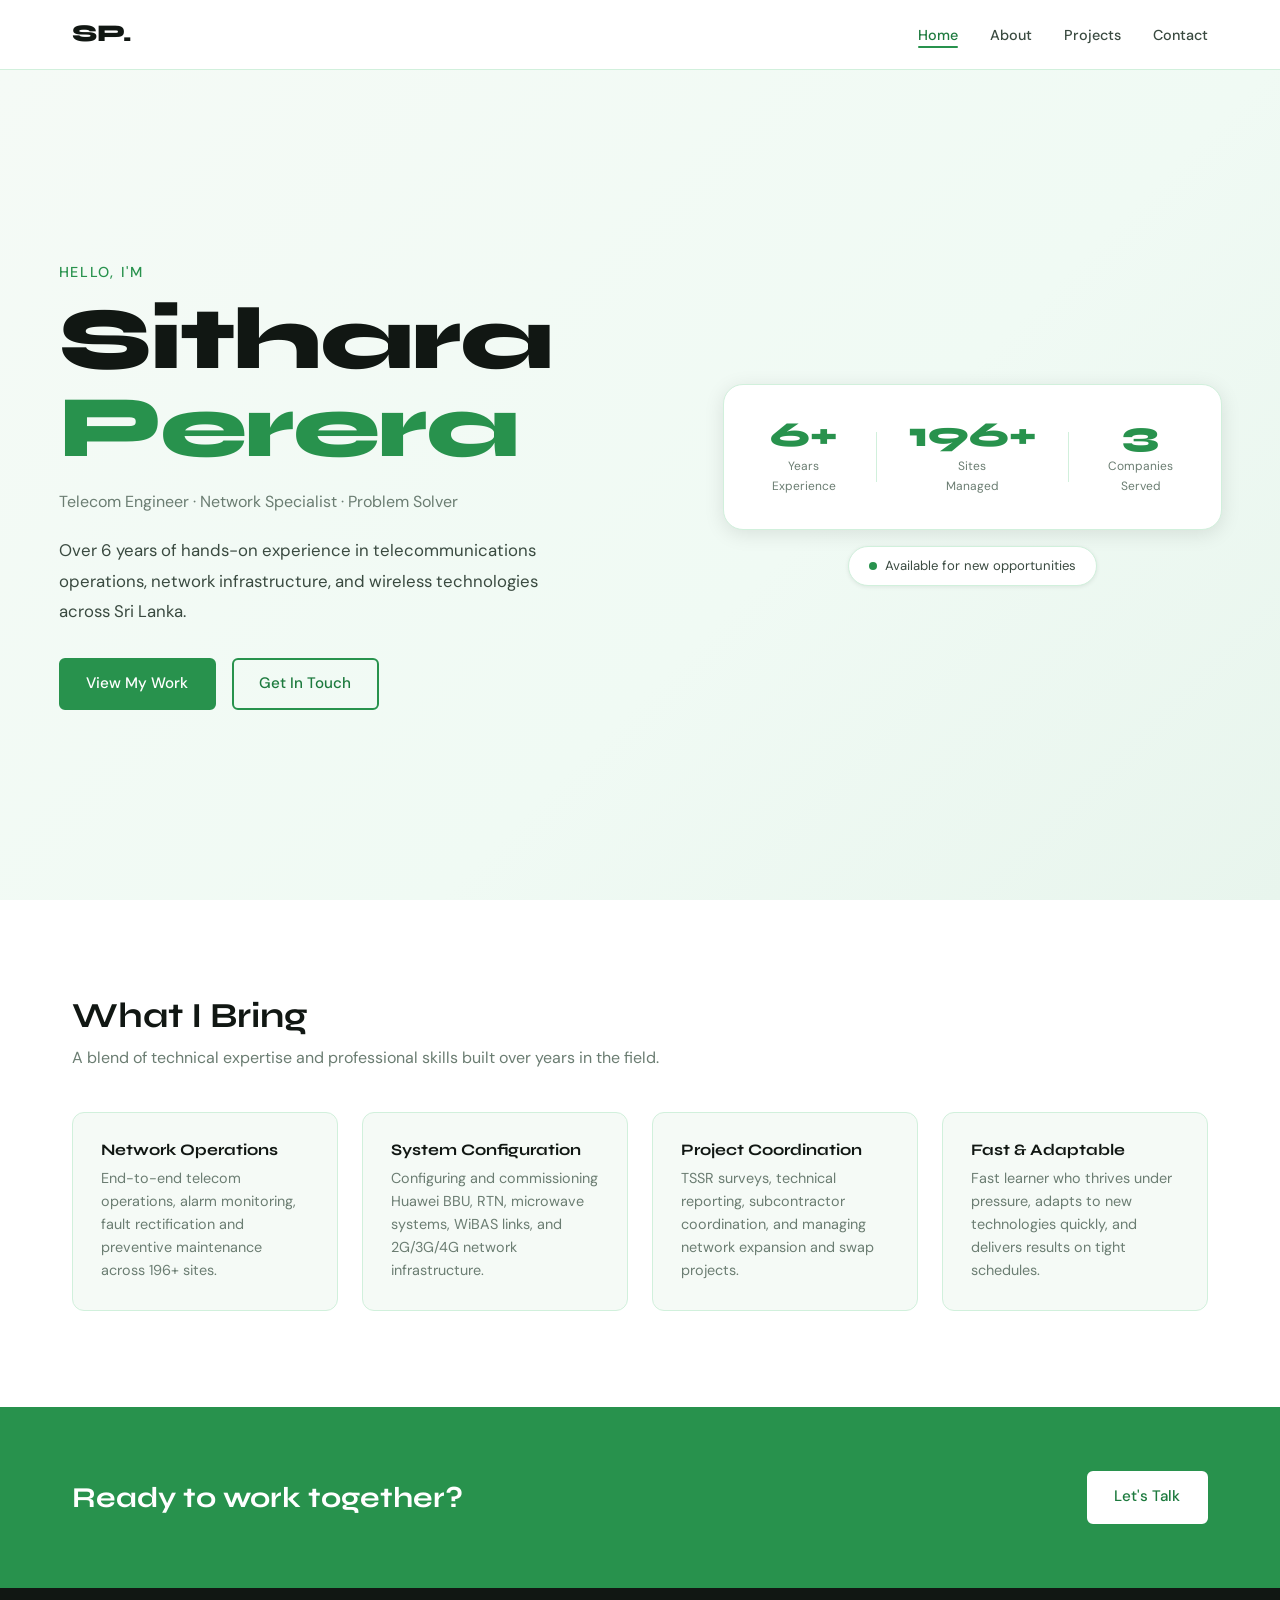
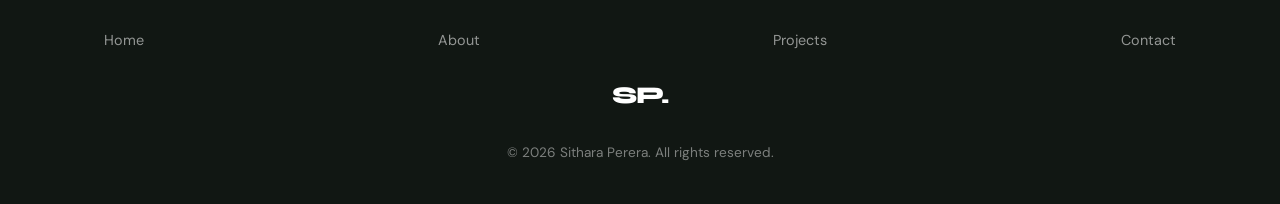
<file: index.html>
<!doctype html>
<html lang="en">
  <head>
    <meta charset="UTF-8" />
    <meta name="viewport" content="width=device-width, initial-scale=1.0" />
    <title>Sithara Perera | Telecom Engineer</title>
    <link rel="stylesheet" href="style.css" />
    <link
      href="https://fonts.googleapis.com/css2?family=Syne:wght@400;600;700;800&family=DM+Sans:wght@300;400;500&display=swap"
      rel="stylesheet"
    />
  </head>

  <body>
    <!-- ========== HEADER : logo and navigation ========== -->
    <header>
      <nav>
        <!-- Logo -->
        <a href="index.html" class="nav-logo">SP.</a>

        <!-- Nav links — "active" marks the current page -->
        <ul class="nav-links">
          <li><a href="index.html" class="nav-link active">Home</a></li>
          <li><a href="about.html" class="nav-link">About</a></li>
          <li><a href="projects.html" class="nav-link">Projects</a></li>
          <li><a href="contact.html" class="nav-link">Contact</a></li>
        </ul>

        <!-- Mobile hamburger button (3 spans = 3 lines of the icon) -->
        <button
          id="hamburger"
          class="hamburger"
          aria-label="Toggle navigation menu"
        >
          <span></span>
          <span></span>
          <span></span>
        </button>
      </nav>
    </header>

    <!-- ====== MAIN : Home page content ====== -->
    <main>
      <!-- ===== SECTION : Hero ===== -->
      <section id="hero" class="hero">
        <!-- Left side — name and description -->
        <div class="hero-content">
          <p class="hero-eyebrow">Hello, I'm</p>
          <h1 class="hero-name">Sithara<br /><span>Perera</span></h1>
          <p class="hero-tagline">
            Telecom Engineer · Network Specialist · Problem Solver
          </p>
          <p class="hero-desc">
            Over 6 years of hands-on experience in telecommunications
            operations, network infrastructure, and wireless technologies across
            Sri Lanka.
          </p>

          <!-- CTA buttons -->
          <div class="hero-cta">
            <a href="projects.html" class="btn btn-primary">View My Work</a>
            <a href="contact.html" class="btn btn-outline">Get In Touch</a>
          </div>
        </div>

        <!-- Right side — stats card -->
        <div class="hero-visual">
          <div class="hero-card">
            <!-- Stat 1 -->
            <div class="stat-item">
              <span class="stat-num">6+</span>
              <span class="stat-label">Years Experience</span>
            </div>

            <div class="stat-divider"></div>

            <!-- Stat 2 -->
            <div class="stat-item">
              <span class="stat-num">196+</span>
              <span class="stat-label">Sites Managed</span>
            </div>

            <div class="stat-divider"></div>

            <!-- Stat 3 -->
            <div class="stat-item">
              <span class="stat-num">3</span>
              <span class="stat-label">Companies Served</span>
            </div>
          </div>

          <!-- Availability badge -->
          <div class="hero-badge">
            <span class="badge-dot"></span>
            Available for new opportunities
          </div>
        </div>
      </section>

      <!-- ===== SECTION : Skills Snapshot ===== -->
      <section id="skills" class="skills-snapshot">
        <div class="section-inner">
          <h2 class="section-title">What I Bring</h2>
          <p class="section-sub">
            A blend of technical expertise and professional skills built over
            years in the field.
          </p>

          <!-- 4 skill cards -->
          <div class="skills-grid">
            <!-- Skill card 1 -->
            <div class="skill-card">
              <h3>Network Operations</h3>
              <p>
                End-to-end telecom operations, alarm monitoring, fault
                rectification and preventive maintenance across 196+ sites.
              </p>
            </div>

            <!-- Skill card 2 -->
            <div class="skill-card">
              <h3>System Configuration</h3>
              <p>
                Configuring and commissioning Huawei BBU, RTN, microwave
                systems, WiBAS links, and 2G/3G/4G network infrastructure.
              </p>
            </div>

            <!-- Skill card 3 -->
            <div class="skill-card">
              <h3>Project Coordination</h3>
              <p>
                TSSR surveys, technical reporting, subcontractor coordination,
                and managing network expansion and swap projects.
              </p>
            </div>

            <!-- Skill card 4 -->
            <div class="skill-card">
              <h3>Fast &amp; Adaptable</h3>
              <p>
                Fast learner who thrives under pressure, adapts to new
                technologies quickly, and delivers results on tight schedules.
              </p>
            </div>
          </div>
        </div>
      </section>

      <!-- ===== SECTION : CTA Strip ===== -->
      <section id="cta" class="cta-strip">
        <div class="section-inner cta-inner">
          <h2>Ready to work together?</h2>
          <a href="contact.html" class="btn btn-primary">Let's Talk</a>
        </div>
      </section>
    </main>

    <!-- ========== FOOTER : copyright and footer navigation ========== -->
    <footer class="site-footer">
      <div class="footer-inner">
        <!-- Footer logo -->
        <span class="footer-logo">SP.</span>

        <!-- Copyright -->
        <p class="footer-copy">
          &copy; 2026 Sithara Perera. All rights reserved.
        </p>

        <!-- Footer nav -->
        <nav class="footer-nav" aria-label="Footer navigation">
          <a href="index.html">Home</a>
          <a href="about.html">About</a>
          <a href="projects.html">Projects</a>
          <a href="contact.html">Contact</a>
        </nav>
      </div>
    </footer>

    <script src="script.js"></script>
  </body>
</html>
</file>
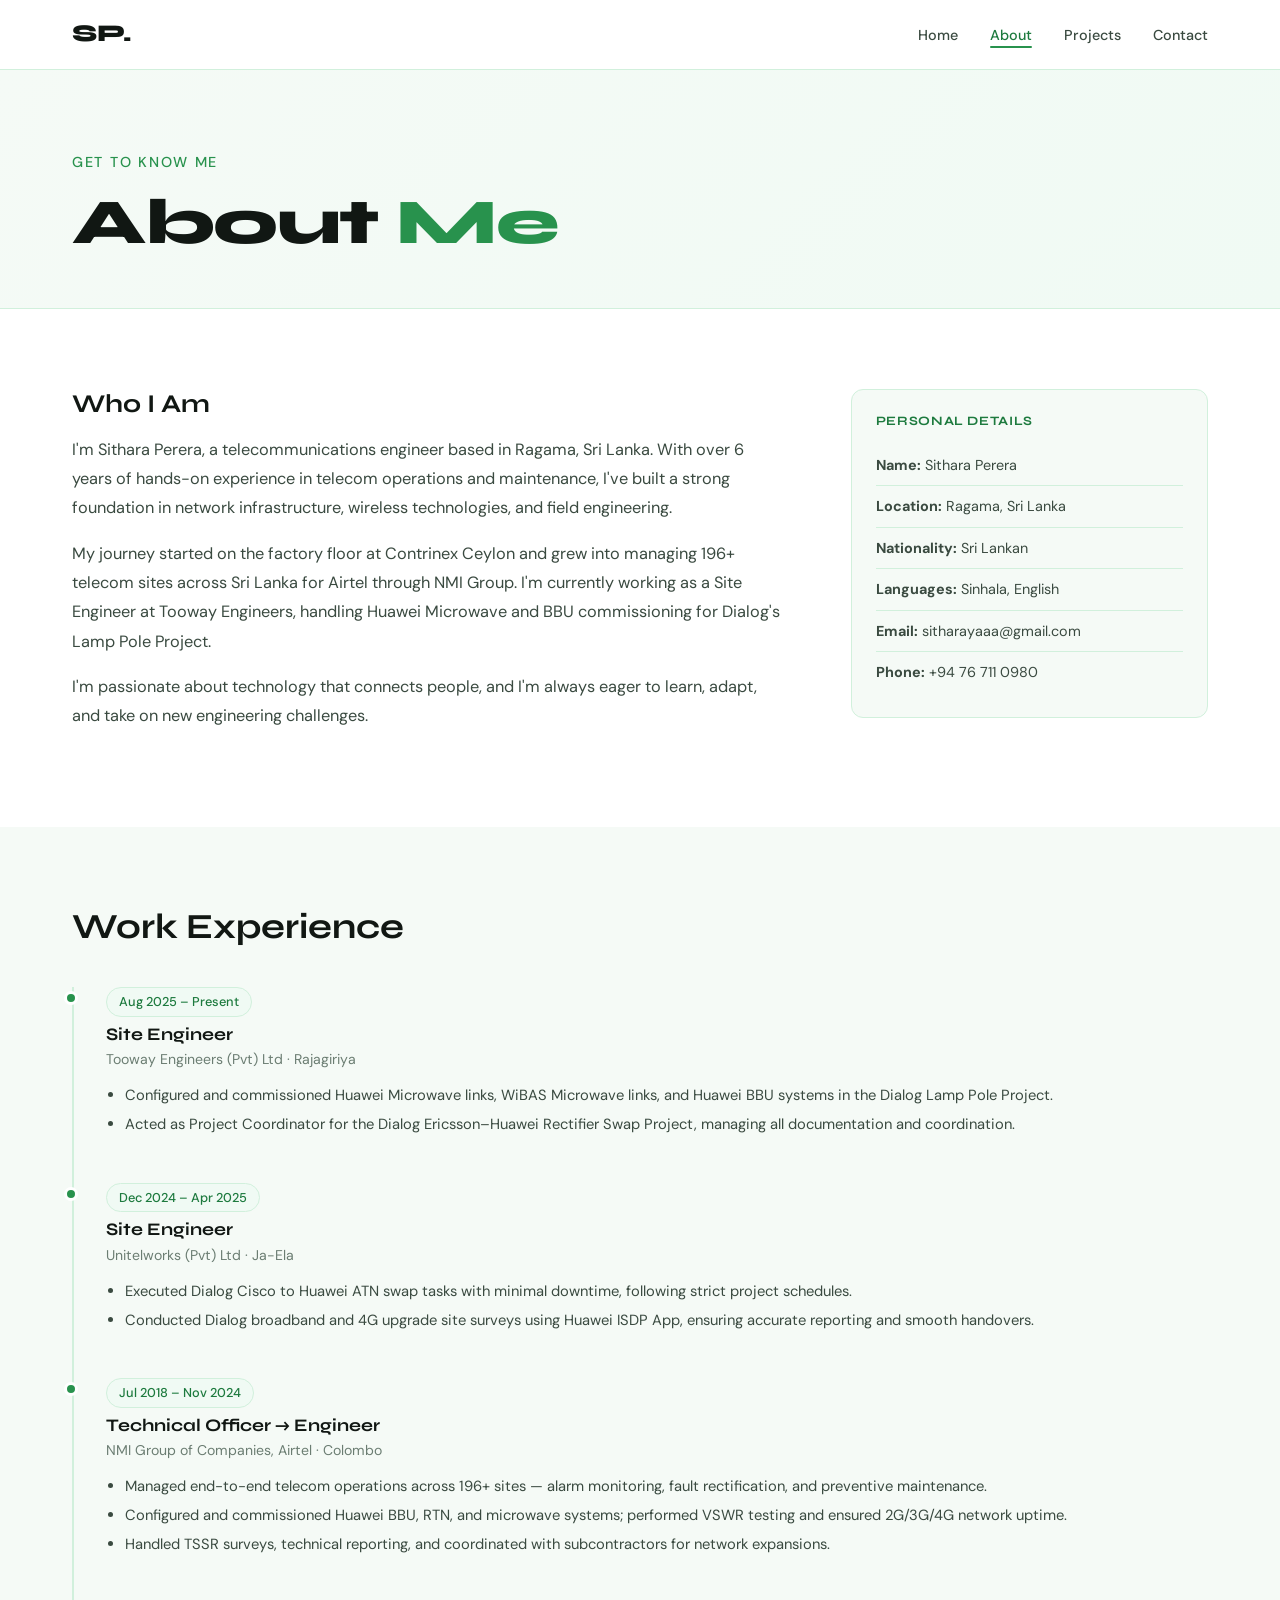
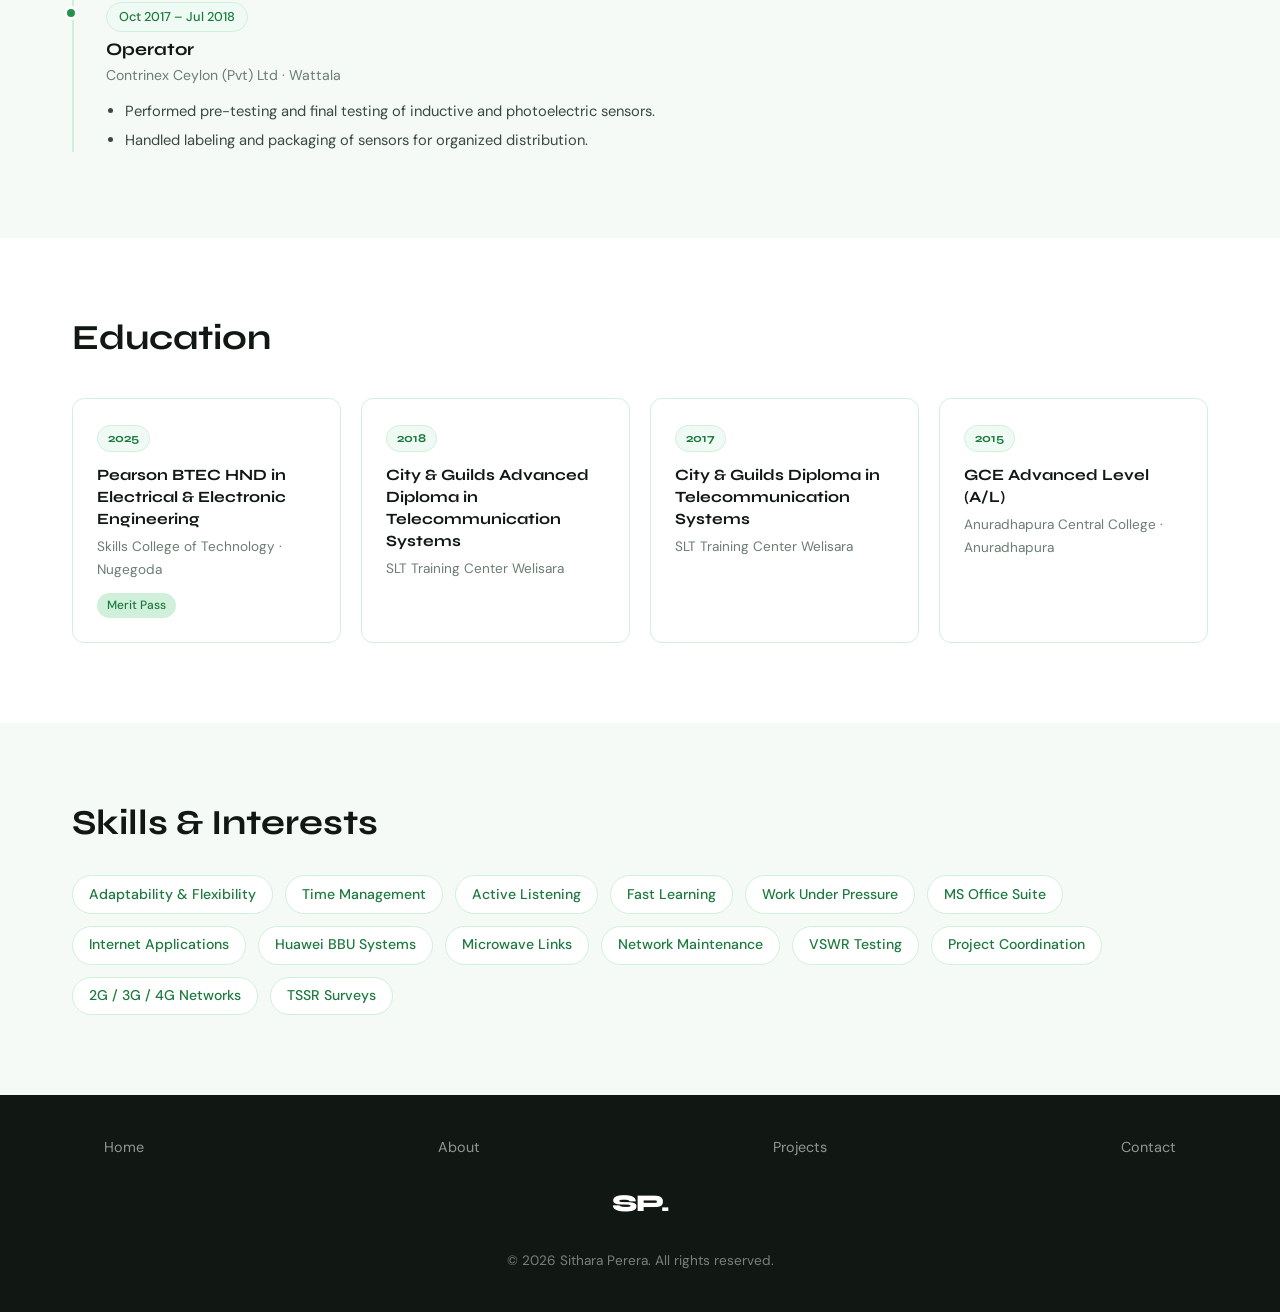
<file: about.html>
<!doctype html>
<html lang="en">
  <head>
    <meta charset="UTF-8" />
    <meta name="viewport" content="width=device-width, initial-scale=1.0" />
    <title>About | Sithara Perera</title>
    <link rel="stylesheet" href="style.css" />
    <link
      href="https://fonts.googleapis.com/css2?family=Syne:wght@400;600;700;800&family=DM+Sans:wght@300;400;500&display=swap"
      rel="stylesheet"
    />
  </head>

  <body>
    <!-- ========== HEADER : logo and navigation ========== -->
    <header>
      <nav>
        <!-- Logo -->
        <a href="index.html" class="nav-logo">SP.</a>

        <!-- Nav links — "active" is on About this time -->
        <ul class="nav-links">
          <li><a href="index.html" class="nav-link">Home</a></li>
          <li><a href="about.html" class="nav-link active">About</a></li>
          <li><a href="projects.html" class="nav-link">Projects</a></li>
          <li><a href="contact.html" class="nav-link">Contact</a></li>
        </ul>

        <!-- Mobile hamburger button -->
        <button
          id="hamburger"
          class="hamburger"
          aria-label="Toggle navigation menu"
        >
          <span></span>
          <span></span>
          <span></span>
        </button>
      </nav>
    </header>

    <!-- ========== MAIN : About page content ========== -->
    <main>
      <!-- ===== SECTION : Page Hero ===== -->
      <section id="page-hero" class="page-hero">
        <div class="section-inner">
          <p class="hero-eyebrow">Get to know me</p>
          <h1 class="page-title">About <span>Me</span></h1>
        </div>
      </section>

      <!-- ===== SECTION : Biography ===== -->
      <section id="bio" class="about-bio">
        <div class="section-inner about-grid">
          <!-- Bio text on the left -->
          <div class="about-text">
            <h2>Who I Am</h2>
            <p>
              I'm Sithara Perera, a telecommunications engineer based in Ragama,
              Sri Lanka. With over 6 years of hands-on experience in telecom
              operations and maintenance, I've built a strong foundation in
              network infrastructure, wireless technologies, and field
              engineering.
            </p>
            <p>
              My journey started on the factory floor at Contrinex Ceylon and
              grew into managing 196+ telecom sites across Sri Lanka for Airtel
              through NMI Group. I'm currently working as a Site Engineer at
              Tooway Engineers, handling Huawei Microwave and BBU commissioning
              for Dialog's Lamp Pole Project.
            </p>
            <p>
              I'm passionate about technology that connects people, and I'm
              always eager to learn, adapt, and take on new engineering
              challenges.
            </p>
          </div>

          <!-- Personal details card on the right -->
          <div class="about-details">
            <div class="detail-card">
              <h3>Personal Details</h3>
              <ul>
                <li><strong>Name:</strong> Sithara Perera</li>
                <li><strong>Location:</strong> Ragama, Sri Lanka</li>
                <li><strong>Nationality:</strong> Sri Lankan</li>
                <li><strong>Languages:</strong> Sinhala, English</li>
                <li><strong>Email:</strong> sitharayaaa@gmail.com</li>
                <li><strong>Phone:</strong> +94 76 711 0980</li>
              </ul>
            </div>
          </div>
        </div>
      </section>

      <!-- ===== SECTION : Work Experience ===== -->
      <section id="experience" class="experience">
        <div class="section-inner">
          <h2 class="section-title">Work Experience</h2>

          <div class="timeline">
            <!-- Job 1 — most recent -->
            <article>
              <span>Aug 2025 – Present</span>
              <h3>Site Engineer</h3>
              <p>Tooway Engineers (Pvt) Ltd · Rajagiriya</p>
              <ul>
                <li>
                  Configured and commissioned Huawei Microwave links, WiBAS
                  Microwave links, and Huawei BBU systems in the Dialog Lamp
                  Pole Project.
                </li>
                <li>
                  Acted as Project Coordinator for the Dialog Ericsson–Huawei
                  Rectifier Swap Project, managing all documentation and
                  coordination.
                </li>
              </ul>
            </article>

            <!-- Job 2 -->
            <article>
              <span>Dec 2024 – Apr 2025</span>
              <h3>Site Engineer</h3>
              <p>Unitelworks (Pvt) Ltd · Ja-Ela</p>
              <ul>
                <li>
                  Executed Dialog Cisco to Huawei ATN swap tasks with minimal
                  downtime, following strict project schedules.
                </li>
                <li>
                  Conducted Dialog broadband and 4G upgrade site surveys using
                  Huawei ISDP App, ensuring accurate reporting and smooth
                  handovers.
                </li>
              </ul>
            </article>

            <!-- Job 3 -->
            <article>
              <span>Jul 2018 – Nov 2024</span>
              <h3>Technical Officer → Engineer</h3>
              <p>NMI Group of Companies, Airtel · Colombo</p>
              <ul>
                <li>
                  Managed end-to-end telecom operations across 196+ sites —
                  alarm monitoring, fault rectification, and preventive
                  maintenance.
                </li>
                <li>
                  Configured and commissioned Huawei BBU, RTN, and microwave
                  systems; performed VSWR testing and ensured 2G/3G/4G network
                  uptime.
                </li>
                <li>
                  Handled TSSR surveys, technical reporting, and coordinated
                  with subcontractors for network expansions.
                </li>
              </ul>
            </article>

            <!-- Job 4 — earliest -->
            <article>
              <span>Oct 2017 – Jul 2018</span>
              <h3>Operator</h3>
              <p>Contrinex Ceylon (Pvt) Ltd · Wattala</p>
              <ul>
                <li>
                  Performed pre-testing and final testing of inductive and
                  photoelectric sensors.
                </li>
                <li>
                  Handled labeling and packaging of sensors for organized
                  distribution.
                </li>
              </ul>
            </article>
          </div>
        </div>
      </section>

      <!-- ===== SECTION : Education ===== -->
      <section id="education" class="education">
        <div class="section-inner">
          <h2 class="section-title">Education</h2>

          <div class="edu-grid">
            <!-- Education 1 -->
            <div class="edu-card">
              <span class="edu-year">2025</span>
              <h3>
                Pearson BTEC HND in Electrical &amp; Electronic Engineering
              </h3>
              <p>Skills College of Technology · Nugegoda</p>
              <span class="edu-badge">Merit Pass</span>
            </div>

            <!-- Education 2 -->
            <div class="edu-card">
              <span class="edu-year">2018</span>
              <h3>
                City &amp; Guilds Advanced Diploma in Telecommunication Systems
              </h3>
              <p>SLT Training Center Welisara</p>
            </div>

            <!-- Education 3 -->
            <div class="edu-card">
              <span class="edu-year">2017</span>
              <h3>City &amp; Guilds Diploma in Telecommunication Systems</h3>
              <p>SLT Training Center Welisara</p>
            </div>

            <!-- Education 4 -->
            <div class="edu-card">
              <span class="edu-year">2015</span>
              <h3>GCE Advanced Level (A/L)</h3>
              <p>Anuradhapura Central College · Anuradhapura</p>
            </div>
          </div>
        </div>
      </section>

      <!-- ===== SECTION : Skills and Interests ===== -->
      <section id="interests" class="interests">
        <div class="section-inner">
          <h2 class="section-title">Skills &amp; Interests</h2>

          <ul class="tags-group">
            <li>Adaptability &amp; Flexibility</li>
            <li>Time Management</li>
            <li>Active Listening</li>
            <li>Fast Learning</li>
            <li>Work Under Pressure</li>
            <li>MS Office Suite</li>
            <li>Internet Applications</li>
            <li>Huawei BBU Systems</li>
            <li>Microwave Links</li>
            <li>Network Maintenance</li>
            <li>VSWR Testing</li>
            <li>Project Coordination</li>
            <li>2G / 3G / 4G Networks</li>
            <li>TSSR Surveys</li>
          </ul>
        </div>
      </section>
    </main>

    <!-- ========== FOOTER : copyright and footer navigation ========== -->
    <footer class="site-footer">
      <div class="footer-inner">
        <!-- Footer logo -->
        <span class="footer-logo">SP.</span>

        <!-- Copyright -->
        <p class="footer-copy">
          &copy; 2026 Sithara Perera. All rights reserved.
        </p>

        <!-- Footer nav -->
        <nav class="footer-nav" aria-label="Footer navigation">
          <a href="index.html">Home</a>
          <a href="about.html">About</a>
          <a href="projects.html">Projects</a>
          <a href="contact.html">Contact</a>
        </nav>
      </div>
    </footer>

    <script src="script.js"></script>
  </body>
</html>
</file>
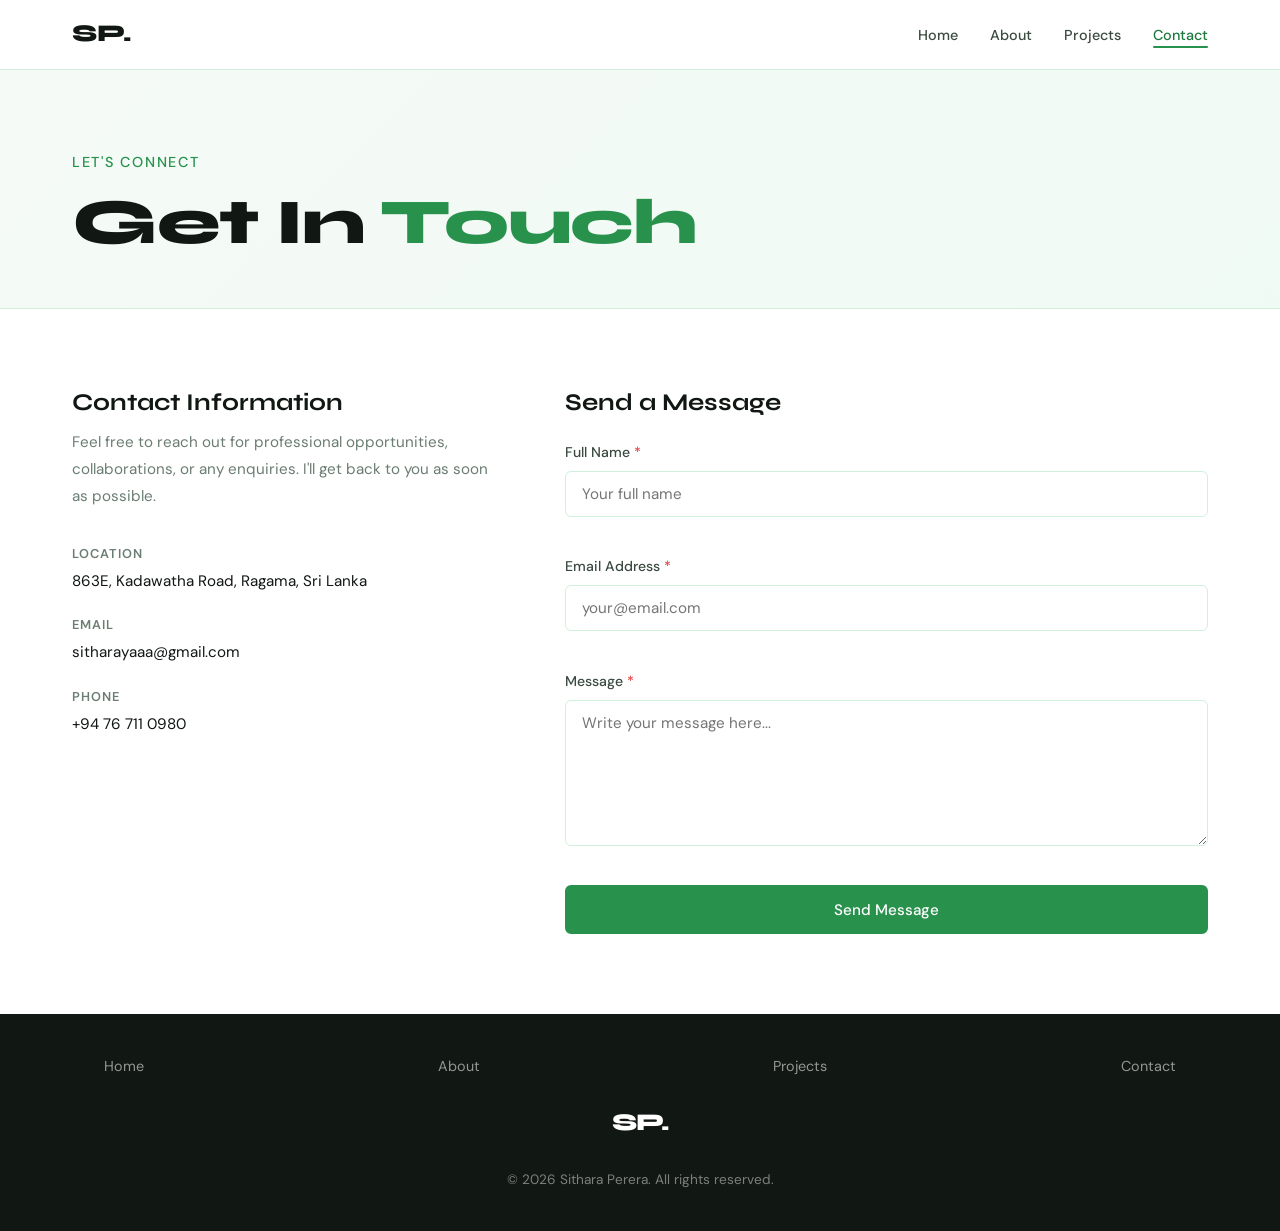
<file: contact.html>
<!doctype html>
<html lang="en">
  <head>
    <meta charset="UTF-8" />
    <meta name="viewport" content="width=device-width, initial-scale=1.0" />
    <title>Contact | Sithara Perera</title>
    <link rel="stylesheet" href="style.css" />
    <link
      href="https://fonts.googleapis.com/css2?family=Syne:wght@400;600;700;800&family=DM+Sans:wght@300;400;500&display=swap"
      rel="stylesheet"
    />
  </head>

  <body>
    <!-- ========== HEADER : logo and navigation ========== -->
    <header>
      <nav>
        <!-- Logo -->
        <a href="index.html" class="nav-logo">SP.</a>

        <!-- Nav links — "active" is on About this time -->
        <ul class="nav-links">
          <li><a href="index.html" class="nav-link">Home</a></li>
          <li><a href="about.html" class="nav-link">About</a></li>
          <li><a href="projects.html" class="nav-link">Projects</a></li>
          <li><a href="contact.html" class="nav-link active">Contact</a></li>
        </ul>

        <!-- Mobile hamburger button -->
        <button
          id="hamburger"
          class="hamburger"
          aria-label="Toggle navigation menu"
        >
          <span></span>
          <span></span>
          <span></span>
        </button>
      </nav>
    </header>

    <!-- ========== MAIN : Contact page content ========== -->
    <main>
      <!-- ===== SECTION : Page Hero ===== -->
      <section id="page-hero" class="page-hero">
        <div class="section-inner">
          <p class="hero-eyebrow">Let's connect</p>
          <h1 class="page-title">Get In <span>Touch</span></h1>
        </div>
      </section>

      <!-- ===== SECTION : Contact Content ===== -->
      <section id="contact" class="contact-section">
        <div class="section-inner contact-grid">
          <!-- Contact Information -->
          <div class="contact-info">
            <h2>Contact Information</h2>
            <p>
              Feel free to reach out for professional opportunities,
              collaborations, or any enquiries. I'll get back to you as soon as
              possible.
            </p>

            <ul>
              <li>
                <strong>Location</strong>
                <span>863E, Kadawatha Road, Ragama, Sri Lanka</span>
              </li>
              <li>
                <strong>Email</strong>
                <span>sitharayaaa@gmail.com</span>
              </li>
              <li>
                <strong>Phone</strong>
                <span>+94 76 711 0980</span>
              </li>
            </ul>
          </div>

          <!-- Contact Form -->
          <div class="contact-form-wrap">
            <h2>Send a Message</h2>

            <!-- Success message -->
            <div id="form-success" class="form-success" hidden>
              Thank you! Your message has been sent successfully.
            </div>

            <!-- Form -->
            <form id="contact-form" novalidate>
              <!-- Name field -->
              <div class="form-group">
                <label for="name">Full Name <span>*</span></label>
                <input
                  type="text"
                  id="name"
                  name="name"
                  placeholder="Your full name"
                  autocomplete="name"
                  required
                />
                <span id="name-error" class="error-msg" role="alert"></span>
              </div>

              <!-- Email field -->
              <div class="form-group">
                <label for="email">Email Address <span>*</span></label>
                <input
                  type="email"
                  id="email"
                  name="email"
                  placeholder="your@email.com"
                  autocomplete="email"
                  required
                />
                <span id="email-error" class="error-msg" role="alert"></span>
              </div>

              <!-- Message field -->
              <div class="form-group">
                <label for="message">Message <span>*</span></label>
                <textarea
                  id="message"
                  name="message"
                  rows="6"
                  placeholder="Write your message here..."
                  required
                ></textarea>
                <span id="message-error" class="error-msg" role="alert"></span>
              </div>

              <!-- Submit button -->
              <button type="submit">Send Message</button>
            </form>
          </div>
        </div>
      </section>
    </main>

    <!-- ========== FOOTER : copyright and footer navigation ========== -->
    <footer class="site-footer">
      <div class="footer-inner">
        <!-- Footer logo -->
        <span class="footer-logo">SP.</span>

        <!-- Copyright -->
        <p class="footer-copy">
          &copy; 2026 Sithara Perera. All rights reserved.
        </p>

        <!-- Footer nav -->
        <nav class="footer-nav" aria-label="Footer navigation">
          <a href="index.html">Home</a>
          <a href="about.html">About</a>
          <a href="projects.html">Projects</a>
          <a href="contact.html">Contact</a>
        </nav>
      </div>
    </footer>

    <script src="script.js"></script>
  </body>
</html>
</file>
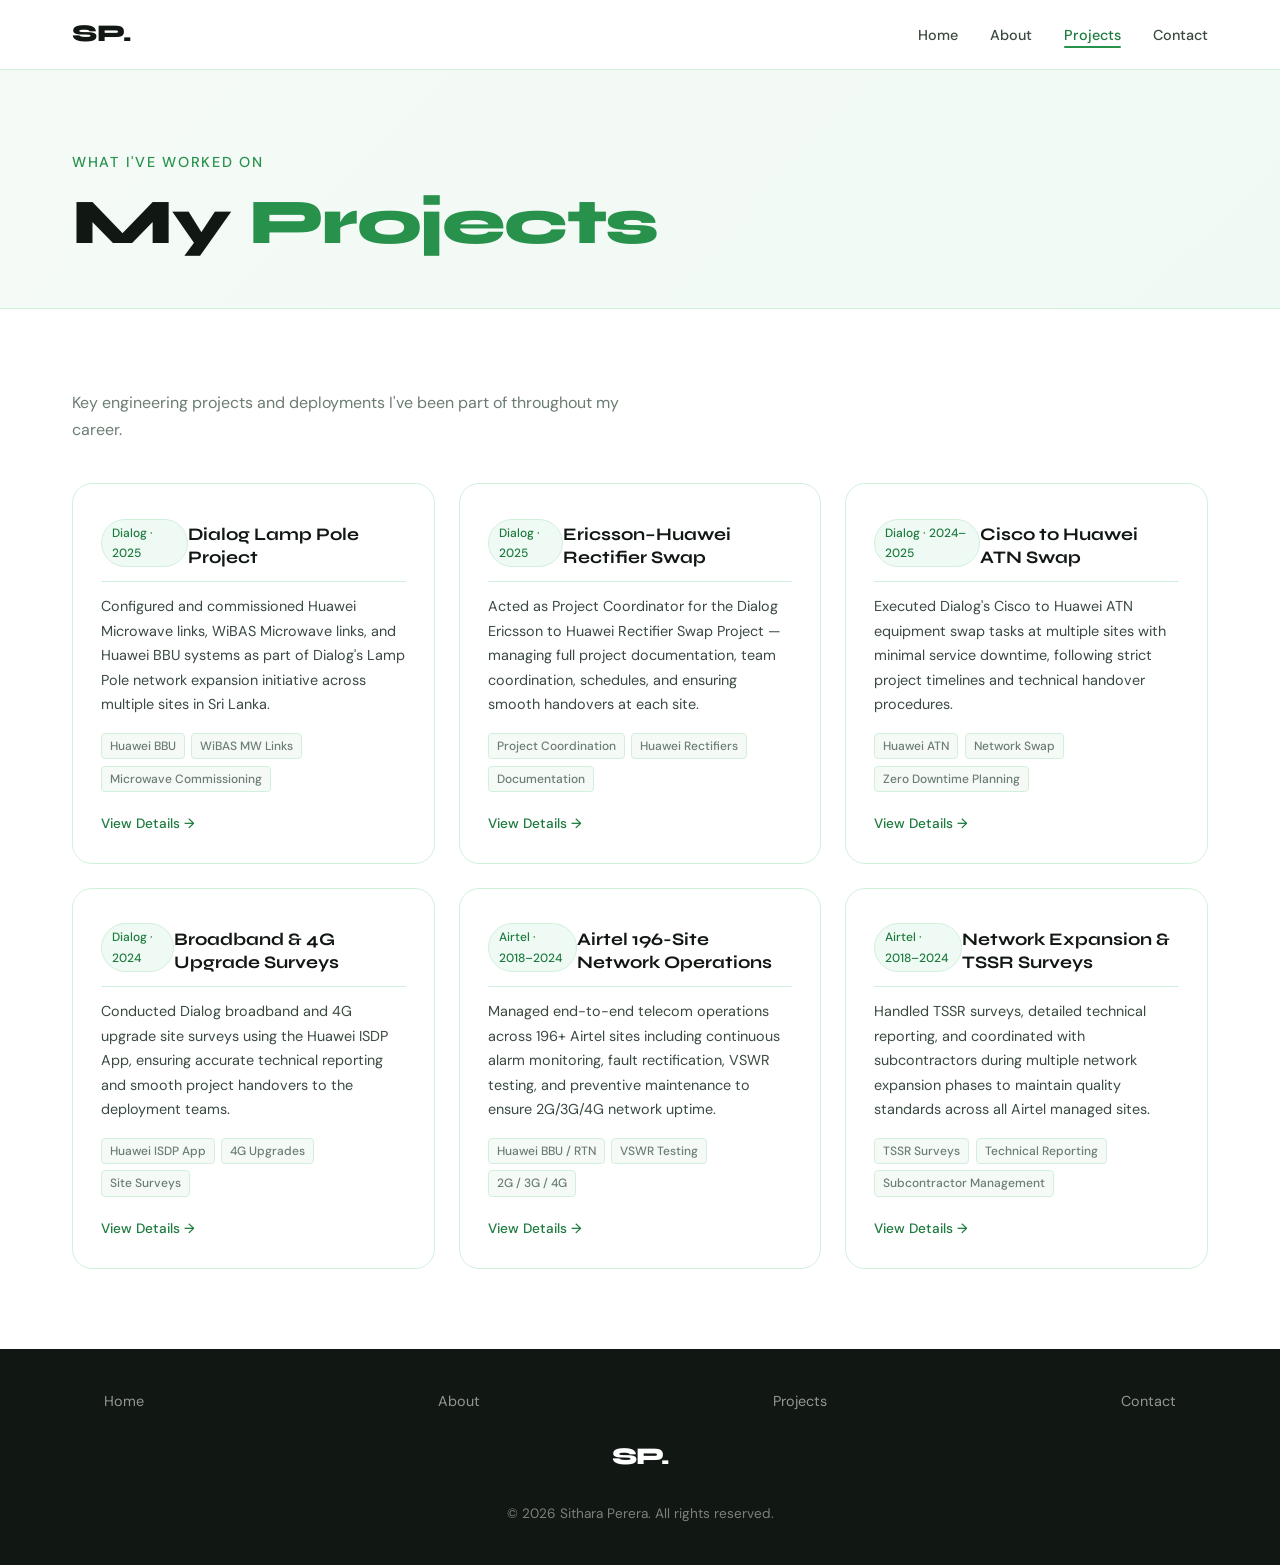
<file: projects.html>
<!doctype html>
<html lang="en">
  <head>
    <meta charset="UTF-8" />
    <meta name="viewport" content="width=device-width, initial-scale=1.0" />
    <title>Projects | Sithara Perera</title>
    <link rel="stylesheet" href="style.css" />
    <link
      href="https://fonts.googleapis.com/css2?family=Syne:wght@400;600;700;800&family=DM+Sans:wght@300;400;500&display=swap"
      rel="stylesheet"
    />
  </head>

  <body>
    <!-- ========== HEADER : logo and navigation ========== -->
    <header>
      <nav>
        <!-- Logo -->
        <a href="index.html" class="nav-logo">SP.</a>

        <!-- Nav links — "active" is on About this time -->
        <ul class="nav-links">
          <li><a href="index.html" class="nav-link">Home</a></li>
          <li><a href="about.html" class="nav-link">About</a></li>
          <li><a href="projects.html" class="nav-link active">Projects</a></li>
          <li><a href="contact.html" class="nav-link">Contact</a></li>
        </ul>

        <!-- Mobile hamburger button -->
        <button
          id="hamburger"
          class="hamburger"
          aria-label="Toggle navigation menu"
        >
          <span></span>
          <span></span>
          <span></span>
        </button>
      </nav>
    </header>

    <!-- ========== MAIN : Projects page content ========== -->
    <main>
      <!-- ===== SECTION : Page Hero ===== -->
      <section id="page-hero" class="page-hero">
        <div class="section-inner">
          <p class="hero-eyebrow">What I've worked on</p>
          <h1 class="page-title">My <span>Projects</span></h1>
        </div>
      </section>

      <!-- ===== SECTION : Projects ===== -->
      <section id="projects" class="projects-section">
        <div class="section-inner">
          <p class="section-sub">
            Key engineering projects and deployments I've been part of
            throughout my career.
          </p>

          <!-- Project cards — Flexbox row layout -->
          <div class="projects-grid">
            <!-- Project Card 1 -->
            <article class="project-card">
              <header>
                <span class="project-tag">Dialog · 2025</span>
                <h3>Dialog Lamp Pole Project</h3>
              </header>
              <p>
                Configured and commissioned Huawei Microwave links, WiBAS
                Microwave links, and Huawei BBU systems as part of Dialog's Lamp
                Pole network expansion initiative across multiple sites in Sri
                Lanka.
              </p>
              <ul class="project-tech">
                <li>Huawei BBU</li>
                <li>WiBAS MW Links</li>
                <li>Microwave Commissioning</li>
              </ul>
              <a href="#" class="project-link">View Details →</a>
            </article>

            <!-- Project Card 2 -->
            <article class="project-card">
              <header>
                <span class="project-tag">Dialog · 2025</span>
                <h3>Ericsson–Huawei Rectifier Swap</h3>
              </header>
              <p>
                Acted as Project Coordinator for the Dialog Ericsson to Huawei
                Rectifier Swap Project — managing full project documentation,
                team coordination, schedules, and ensuring smooth handovers at
                each site.
              </p>
              <ul class="project-tech">
                <li>Project Coordination</li>
                <li>Huawei Rectifiers</li>
                <li>Documentation</li>
              </ul>
              <a href="#" class="project-link">View Details →</a>
            </article>

            <!-- Project Card 3 -->
            <article class="project-card">
              <header>
                <span class="project-tag">Dialog · 2024–2025</span>
                <h3>Cisco to Huawei ATN Swap</h3>
              </header>
              <p>
                Executed Dialog's Cisco to Huawei ATN equipment swap tasks at
                multiple sites with minimal service downtime, following strict
                project timelines and technical handover procedures.
              </p>
              <ul class="project-tech">
                <li>Huawei ATN</li>
                <li>Network Swap</li>
                <li>Zero Downtime Planning</li>
              </ul>
              <a href="#" class="project-link">View Details →</a>
            </article>

            <!-- Project Card 4 -->
            <article class="project-card">
              <header>
                <span class="project-tag">Dialog · 2024</span>
                <h3>Broadband &amp; 4G Upgrade Surveys</h3>
              </header>
              <p>
                Conducted Dialog broadband and 4G upgrade site surveys using the
                Huawei ISDP App, ensuring accurate technical reporting and
                smooth project handovers to the deployment teams.
              </p>
              <ul class="project-tech">
                <li>Huawei ISDP App</li>
                <li>4G Upgrades</li>
                <li>Site Surveys</li>
              </ul>
              <a href="#" class="project-link">View Details →</a>
            </article>

            <!-- Project Card 5 -->
            <article class="project-card">
              <header>
                <span class="project-tag">Airtel · 2018–2024</span>
                <h3>Airtel 196-Site Network Operations</h3>
              </header>
              <p>
                Managed end-to-end telecom operations across 196+ Airtel sites
                including continuous alarm monitoring, fault rectification, VSWR
                testing, and preventive maintenance to ensure 2G/3G/4G network
                uptime.
              </p>
              <ul class="project-tech">
                <li>Huawei BBU / RTN</li>
                <li>VSWR Testing</li>
                <li>2G / 3G / 4G</li>
              </ul>
              <a href="#" class="project-link">View Details →</a>
            </article>

            <!-- Project Card 6 -->
            <article class="project-card">
              <header>
                <span class="project-tag">Airtel · 2018–2024</span>
                <h3>Network Expansion &amp; TSSR Surveys</h3>
              </header>
              <p>
                Handled TSSR surveys, detailed technical reporting, and
                coordinated with subcontractors during multiple network
                expansion phases to maintain quality standards across all Airtel
                managed sites.
              </p>
              <ul class="project-tech">
                <li>TSSR Surveys</li>
                <li>Technical Reporting</li>
                <li>Subcontractor Management</li>
              </ul>
              <a href="#" class="project-link">View Details →</a>
            </article>
          </div>
        </div>
      </section>
    </main>

    <!-- ========== FOOTER : copyright and footer navigation ========== -->
    <footer class="site-footer">
      <div class="footer-inner">
        <!-- Footer logo -->
        <span class="footer-logo">SP.</span>

        <!-- Copyright -->
        <p class="footer-copy">
          &copy; 2026 Sithara Perera. All rights reserved.
        </p>

        <!-- Footer nav -->
        <nav class="footer-nav" aria-label="Footer navigation">
          <a href="index.html">Home</a>
          <a href="about.html">About</a>
          <a href="projects.html">Projects</a>
          <a href="contact.html">Contact</a>
        </nav>
      </div>
    </footer>

    <script src="script.js"></script>
  </body>
</html>
</file>
<file: style.css>
/* =============================================
   SITHARA PERERA — PORTFOLIO STYLESHEET
   style.css
   ============================================= */

/* ---------- CSS VARIABLES ---------- */

:root {
  /* Colours */
  --green-light: #f0faf4;
  --green-mid: #d1f0dc;
  --green-main: #28924d;
  --green-dark: #1d7a3e;
  --dark: #111713;
  --mid: #3a4a40;
  --muted: #6b7d72;
  --white: #ffffff;
  --light: #f5faf6;

  /* Fonts */
  --font-heading: "Syne", sans-serif;
  --font-body: "DM Sans", sans-serif;

  /* Spacing */
  --max-width: 1200px;
  --nav-height: 70px;
}

/* ---------- RESET & BASE ---------- */
*,
*::before,
*::after {
  box-sizing: border-box;
  margin: 0;
  padding: 0;
}

html {
  scroll-behavior: smooth;
  font-size: 16px;
  overflow-x: hidden;
}

body {
  font-family: var(--font-body);
  background-color: var(--white);
  color: var(--dark);
  line-height: 1.7;
  min-height: 100vh;
  display: flex;
  flex-direction: column;
  overflow-x: hidden;
  width: 100%;
}

main {
  flex: 1;
}

h1,
h2,
h3,
h4 {
  font-family: var(--font-heading);
  line-height: 1.15;
}

a {
  text-decoration: none;
  color: inherit;
}

ul {
  list-style: none;
}

img {
  max-width: 100%;
  display: block;
}

/* ---------- NAVIGATION ---------- */
header {
  position: sticky;
  top: 0;
  z-index: 100;
  background: var(--white);
  border-bottom: 1px solid var(--green-mid);
  height: var(--nav-height);
  display: flex;
  align-items: center;
}

nav {
  max-width: var(--max-width);
  width: 100%;
  margin: 0 auto;
  padding: 0 2rem;
  display: flex;
  align-items: center;
  justify-content: space-between;
}

/* Logo */
.nav-logo {
  font-family: var(--font-heading);
  font-size: 1.5rem;
  font-weight: 800;
  color: var(--dark);
}

/* Nav links list */
.nav-links {
  display: flex;
  gap: 2rem;
  align-items: center;
}

/* Individual nav link */
.nav-link {
  font-size: 0.9rem;
  font-weight: 500;
  color: var(--mid);
  position: relative;
  padding-bottom: 4px;
  transition: color 0.2s;
}

/* Green underline on hover and active */
.nav-link::after {
  content: "";
  position: absolute;
  bottom: 0;
  left: 0;
  width: 0;
  height: 2px;
  background: var(--green-main);
  border-radius: 2px;
  transition: width 0.25s ease;
}

.nav-link:hover,
.nav-link.active {
  color: var(--green-dark);
}

.nav-link:hover::after,
.nav-link.active::after {
  width: 100%;
}

/* Hamburger — hidden on desktop */
.hamburger {
  display: none;
  flex-direction: column;
  gap: 5px;
  background: none;
  border: none;
  cursor: pointer;
  padding: 4px;
}

.hamburger span {
  display: block;
  width: 24px;
  height: 2px;
  background: var(--dark);
  border-radius: 2px;
  transition: all 0.3s ease;
}

/* ---------- HERO SECTION ---------- */
.hero {
  min-height: calc(100vh - var(--nav-height));
  background: linear-gradient(
    135deg,
    var(--light) 0%,
    var(--green-light) 60%,
    #e8f5ed 100%
  );
  display: flex;
  align-items: center;
  justify-content: center;
  flex-wrap: wrap;
  gap: 4rem;
  padding: 5rem 2rem;
}

/* Left side — name and description */
.hero-content {
  flex: 1;
  min-width: 280px;
  max-width: 600px;
}

.hero-eyebrow {
  font-size: 0.9rem;
  font-weight: 500;
  color: var(--green-main);
  letter-spacing: 0.12em;
  text-transform: uppercase;
  margin-bottom: 0.75rem;
}

.hero-name {
  font-size: clamp(3rem, 7vw, 5.5rem);
  font-weight: 800;
  color: var(--dark);
  letter-spacing: -2px;
  line-height: 1;
  margin-bottom: 1rem;
}

.hero-name span {
  color: var(--green-main);
}

.hero-tagline {
  font-size: 1rem;
  color: var(--muted);
  margin-bottom: 1.25rem;
}

.hero-desc {
  font-size: 1.05rem;
  color: var(--mid);
  max-width: 480px;
  margin-bottom: 2rem;
  line-height: 1.8;
}

/* CTA buttons */
.hero-cta {
  display: flex;
  gap: 1rem;
  flex-wrap: wrap;
}

.btn {
  display: inline-flex;
  align-items: center;
  justify-content: center;
  padding: 0.7rem 1.6rem;
  border-radius: 6px;
  font-family: var(--font-body);
  font-size: 0.95rem;
  font-weight: 500;
  cursor: pointer;
  border: 2px solid transparent;
  transition: all 0.2s ease;
}

.btn-primary {
  background: var(--green-main);
  color: var(--white);
  border-color: var(--green-main);
}

.btn-primary:hover {
  background: var(--green-dark);
  border-color: var(--green-dark);
  transform: translateY(-1px);
}

.btn-outline {
  background: transparent;
  color: var(--green-dark);
  border-color: var(--green-main);
}

.btn-outline:hover {
  background: var(--green-light);
  transform: translateY(-1px);
}

/* Right side — stats card */
.hero-visual {
  flex: 0 0 auto;
  display: flex;
  flex-direction: column;
  gap: 1rem;
  align-items: center;
}

.hero-card {
  background: var(--white);
  border: 1px solid var(--green-mid);
  border-radius: 20px;
  padding: 2rem 2.5rem;
  box-shadow: 0 4px 20px rgba(0, 0, 0, 0.1);
  display: flex;
  gap: 2rem;
  align-items: center;
}

.stat-item {
  display: flex;
  flex-direction: column;
  align-items: center;
  gap: 4px;
}

.stat-num {
  font-family: var(--font-heading);
  font-size: 2.2rem;
  font-weight: 800;
  color: var(--green-main);
  line-height: 1;
}

.stat-label {
  font-size: 0.75rem;
  color: var(--muted);
  text-align: center;
  max-width: 80px;
}

.stat-divider {
  width: 1px;
  height: 50px;
  background: var(--green-mid);
}

/* Availability badge */
.hero-badge {
  display: flex;
  align-items: center;
  gap: 8px;
  background: var(--white);
  border: 1px solid var(--green-mid);
  border-radius: 99px;
  padding: 0.5rem 1.25rem;
  font-size: 0.82rem;
  color: var(--mid);
  box-shadow: 0 1px 4px rgba(0, 0, 0, 0.08);
}

.badge-dot {
  width: 8px;
  height: 8px;
  background: var(--green-main);
  border-radius: 50%;
  animation: pulse 2s infinite;
}

@keyframes pulse {
  0%,
  100% {
    opacity: 1;
    transform: scale(1);
  }
  50% {
    opacity: 0.6;
    transform: scale(1.3);
  }
}

/* ---------- SKILLS SNAPSHOT ---------- */
.skills-snapshot {
  padding: 6rem 0;
  background: var(--white);
}

.section-inner {
  max-width: var(--max-width);
  margin: 0 auto;
  padding: 0 2rem;
}

.section-title {
  font-size: clamp(1.6rem, 3vw, 2.2rem);
  font-weight: 700;
  color: var(--dark);
  margin-bottom: 0.5rem;
}

.section-sub {
  font-size: 1rem;
  color: var(--muted);
  margin-bottom: 2.5rem;
  max-width: 600px;
}

/* 4 cards side by side using Flexbox */
.skills-grid {
  display: flex;
  gap: 1.5rem;
  flex-wrap: wrap;
}

.skill-card {
  flex: 1 1 200px;
  background: var(--light);
  border: 1px solid var(--green-mid);
  border-radius: 12px;
  padding: 1.75rem;
  transition:
    box-shadow 0.2s,
    transform 0.2s;
}

.skill-card:hover {
  box-shadow: 0 4px 20px rgba(0, 0, 0, 0.1);
  transform: translateY(-3px);
}

.skill-card h3 {
  font-size: 1rem;
  font-weight: 700;
  color: var(--dark);
  margin-bottom: 0.5rem;
}

.skill-card p {
  font-size: 0.9rem;
  color: var(--muted);
  line-height: 1.6;
}

/* ---------- CTA STRIP ---------- */
.cta-strip {
  background: var(--green-main);
  padding: 4rem 0;
}

.cta-inner {
  display: flex;
  align-items: center;
  justify-content: space-between;
  flex-wrap: wrap;
  gap: 1.5rem;
}

.cta-strip h2 {
  font-size: 1.8rem;
  color: var(--white);
}

.cta-strip .btn-primary {
  background: var(--white);
  color: var(--green-dark);
  border-color: var(--white);
}

.cta-strip .btn-primary:hover {
  background: var(--green-light);
  border-color: var(--green-light);
}

/* ---------- FOOTER ---------- */
.site-footer {
  background: var(--dark);
  padding: 2.5rem 0;
}

.footer-inner {
  max-width: var(--max-width);
  margin: 0 auto;
  padding: 0 2rem;
  display: flex;
  flex-direction: column;
  align-items: center;
  gap: 1.5rem;
  text-align: center;
}

/* Nav links on top, grouped in center */
.footer-nav {
  display: flex;
  gap: 2rem;
  order: 1;
}

.footer-nav a {
  font-size: 0.9rem;
  color: rgba(255, 255, 255, 0.55);
  transition: color 0.2s;
}

.footer-nav a:hover {
  color: var(--green-main);
}

/* Logo below the nav */
.footer-logo {
  font-family: var(--font-heading);
  font-size: 1.5rem;
  font-weight: 800;
  color: var(--white);
  letter-spacing: -1px;
  order: 2;
}

/* Copyright at the bottom */
.footer-copy {
  font-size: 0.85rem;
  color: rgba(255, 255, 255, 0.45);
  order: 3;
}

/* ---------- PAGE HERO (inner pages) ---------- */
.page-hero {
  background: linear-gradient(135deg, var(--light) 0%, var(--green-light) 100%);
  padding: 5rem 0 3rem;
  border-bottom: 1px solid var(--green-mid);
}

.page-title {
  font-size: clamp(2.5rem, 5vw, 4rem);
  font-weight: 800;
  color: var(--dark);
  letter-spacing: -1.5px;
}

.page-title span {
  color: var(--green-main);
}

/* ---------- ABOUT : BIO ---------- */
.about-bio {
  padding: 5rem 0;
}

.about-grid {
  display: flex;
  gap: 4rem;
  flex-wrap: wrap;
}

.about-text {
  flex: 2;
  min-width: 280px;
}

.about-text h2 {
  font-size: 1.6rem;
  margin-bottom: 1rem;
  color: var(--dark);
}

.about-text p {
  color: var(--mid);
  margin-bottom: 1rem;
  font-size: 1.02rem;
  line-height: 1.8;
}

.about-details {
  flex: 1;
  min-width: 240px;
}

.detail-card {
  background: var(--light);
  border: 1px solid var(--green-mid);
  border-radius: 12px;
  padding: 1.5rem;
}

.detail-card h3 {
  font-size: 0.8rem;
  font-weight: 700;
  color: var(--green-dark);
  margin-bottom: 1rem;
  letter-spacing: 0.05em;
  text-transform: uppercase;
}

.detail-card ul li {
  padding: 0.5rem 0;
  border-bottom: 1px solid var(--green-mid);
  font-size: 0.9rem;
  color: var(--mid);
}

.detail-card ul li:last-child {
  border-bottom: none;
}

/* ---------- ABOUT : WORK TIMELINE ---------- */
.experience {
  padding: 5rem 0;
  background: var(--light);
}

.experience .section-title {
  margin-bottom: 2.5rem;
}

.timeline {
  position: relative;
  padding-left: 2rem;
  border-left: 2px solid var(--green-mid);
}

.timeline article {
  position: relative;
  padding-bottom: 2.5rem;
}

.timeline article:last-child {
  padding-bottom: 0;
}

/* Green dot on the line */
.timeline article::before {
  content: "";
  position: absolute;
  left: -2.6rem;
  top: 4px;
  width: 14px;
  height: 14px;
  background: var(--green-main);
  border: 3px solid var(--white);
  border-radius: 50%;
}

/* Date pill */
.timeline span {
  display: inline-block;
  font-size: 0.8rem;
  font-weight: 500;
  color: var(--green-dark);
  background: var(--green-light);
  border: 1px solid var(--green-mid);
  border-radius: 99px;
  padding: 3px 12px;
  margin-bottom: 0.5rem;
}

.timeline h3 {
  font-size: 1.1rem;
  font-weight: 700;
  color: var(--dark);
  margin-bottom: 0.2rem;
}

/* Company name */
.timeline article > p {
  font-size: 0.88rem;
  color: var(--muted);
  margin-bottom: 0.75rem;
}

/* Bullet points */
.timeline article ul {
  list-style: disc;
  padding-left: 1.2rem;
}

.timeline article ul li {
  font-size: 0.92rem;
  color: var(--mid);
  margin-bottom: 0.35rem;
  line-height: 1.6;
}

/* ---------- ABOUT : EDUCATION ---------- */
.education {
  padding: 5rem 0;
}

.education .section-title {
  margin-bottom: 2.5rem;
}

.edu-grid {
  display: grid;
  grid-template-columns: repeat(auto-fit, minmax(240px, 1fr));
  gap: 1.25rem;
}

.edu-card {
  background: var(--white);
  border: 1px solid var(--green-mid);
  border-radius: 12px;
  padding: 1.5rem;
  transition:
    box-shadow 0.2s,
    transform 0.2s;
}

.edu-card:hover {
  box-shadow: 0 4px 20px rgba(0, 0, 0, 0.1);
  transform: translateY(-2px);
}

/* Year pill */
.edu-year {
  display: inline-block;
  font-family: var(--font-heading);
  font-size: 0.75rem;
  font-weight: 700;
  color: var(--green-dark);
  background: var(--green-light);
  border: 1px solid var(--green-mid);
  border-radius: 99px;
  padding: 2px 10px;
  margin-bottom: 0.75rem;
}

.edu-card h3 {
  font-size: 0.98rem;
  font-weight: 700;
  color: var(--dark);
  margin-bottom: 0.35rem;
  line-height: 1.4;
}

.edu-card p {
  font-size: 0.85rem;
  color: var(--muted);
}

/* Merit pass badge */
.edu-badge {
  display: inline-block;
  margin-top: 0.75rem;
  font-size: 0.75rem;
  font-weight: 500;
  color: var(--green-dark);
  background: var(--green-mid);
  border-radius: 99px;
  padding: 2px 10px;
}

/* ---------- ABOUT : SKILLS & INTERESTS ---------- */
.interests {
  padding: 5rem 0;
  background: var(--light);
}

.interests .section-title {
  margin-bottom: 2rem;
}

.tags-group {
  display: flex;
  flex-wrap: wrap;
  gap: 0.75rem;
}

.tags-group li {
  font-size: 0.88rem;
  font-weight: 500;
  color: var(--green-dark);
  background: var(--white);
  border: 1px solid var(--green-mid);
  border-radius: 99px;
  padding: 0.4rem 1rem;
  transition:
    background 0.2s,
    border-color 0.2s;
}

.tags-group li:hover {
  background: var(--green-light);
  border-color: var(--green-main);
}

/* ---------- PROJECTS PAGE ---------- */
.projects-section {
  padding: 5rem 0;
}

.projects-section .section-sub {
  margin-bottom: 2.5rem;
}

/* Flexbox row — 3 cards side by side */
.projects-grid {
  display: flex;
  flex-wrap: wrap;
  gap: 1.5rem;
}

.project-card {
  flex: 1 1 300px;
  background: var(--white);
  border: 1px solid var(--green-mid);
  border-radius: 20px;
  padding: 1.75rem;
  display: flex;
  flex-direction: column;
  transition:
    box-shadow 0.2s,
    transform 0.2s;
}

.project-card:hover {
  box-shadow: 0 4px 20px rgba(0, 0, 0, 0.1);
  transform: translateY(-4px);
}

/* Card header — tag and title */
.project-card > header {
  margin-bottom: 0.75rem;
}

.project-tag {
  display: inline-block;
  font-size: 0.75rem;
  font-weight: 500;
  color: var(--green-dark);
  background: var(--green-light);
  border: 1px solid var(--green-mid);
  border-radius: 99px;
  padding: 3px 10px;
  margin-bottom: 0.5rem;
}

.project-card h3 {
  font-size: 1.1rem;
  font-weight: 700;
  color: var(--dark);
  line-height: 1.3;
}

/* Card description */
.project-card > p {
  font-size: 0.9rem;
  color: var(--mid);
  line-height: 1.7;
  margin-bottom: 1rem;
  flex: 1;
}

/* Tech tags */
.project-tech {
  display: flex;
  flex-wrap: wrap;
  gap: 0.4rem;
  margin-bottom: 1.25rem;
}

.project-tech li {
  font-size: 0.75rem;
  font-weight: 500;
  color: var(--muted);
  background: var(--light);
  border: 1px solid var(--green-mid);
  border-radius: 4px;
  padding: 2px 8px;
}

/* View Details link */
.project-link {
  font-size: 0.85rem;
  font-weight: 500;
  color: var(--green-dark);
  align-self: flex-start;
  transition: color 0.2s;
}

.project-link:hover {
  color: var(--green-main);
}

/* ---------- CONTACT PAGE ---------- */
.contact-section {
  padding: 5rem 0;
}

.contact-grid {
  display: flex;
  gap: 4rem;
  flex-wrap: wrap;
}

/* Left side — contact info */
.contact-info {
  flex: 1;
  min-width: 260px;
}

.contact-info h2 {
  font-size: 1.5rem;
  margin-bottom: 0.75rem;
  color: var(--dark);
}

.contact-info > p {
  font-size: 0.95rem;
  color: var(--muted);
  margin-bottom: 2rem;
  line-height: 1.8;
}

.contact-info ul li {
  margin-bottom: 1.25rem;
}

.contact-info ul li strong {
  display: block;
  font-size: 0.8rem;
  font-weight: 600;
  color: var(--muted);
  text-transform: uppercase;
  letter-spacing: 0.08em;
  margin-bottom: 2px;
}

.contact-info ul li span {
  font-size: 0.95rem;
  color: var(--dark);
}

/* Right side — contact form */
.contact-form-wrap {
  flex: 1.5;
  min-width: 280px;
}

.contact-form-wrap h2 {
  font-size: 1.5rem;
  margin-bottom: 1.5rem;
  color: var(--dark);
}

/* Form groups */
.form-group {
  margin-bottom: 1.25rem;
  display: flex;
  flex-direction: column;
  gap: 6px;
}

.form-group label {
  font-size: 0.88rem;
  font-weight: 500;
  color: var(--mid);
}

.form-group label span {
  color: #e53e3e;
}

/* Input fields and textarea */
.form-group input,
.form-group textarea {
  width: 100%;
  padding: 0.75rem 1rem;
  border: 1.5px solid var(--green-mid);
  border-radius: 6px;
  font-family: var(--font-body);
  font-size: 0.95rem;
  color: var(--dark);
  background: var(--white);
  transition:
    border-color 0.2s,
    box-shadow 0.2s;
  outline: none;
  resize: vertical;
}

.form-group input:focus,
.form-group textarea:focus {
  border-color: var(--green-main);
  box-shadow: 0 0 0 3px rgba(40, 146, 77, 0.12);
}

/* Submit button */
.contact-form-wrap button {
  display: inline-flex;
  align-items: center;
  justify-content: center;
  width: 100%;
  padding: 0.8rem 1.6rem;
  background: var(--green-main);
  color: var(--white);
  border: 2px solid var(--green-main);
  border-radius: 6px;
  font-family: var(--font-body);
  font-size: 0.95rem;
  font-weight: 500;
  cursor: pointer;
  transition: all 0.2s ease;
}

.contact-form-wrap button:hover {
  background: var(--green-dark);
  border-color: var(--green-dark);
  transform: translateY(-1px);
}

/* Success message */
.form-success {
  background: var(--green-light);
  border: 1px solid var(--green-mid);
  border-radius: 6px;
  padding: 1rem;
  color: var(--green-dark);
  font-size: 0.95rem;
  margin-bottom: 1rem;
}

/* Error message text */
.error-msg {
  font-size: 0.8rem;
  color: #e53e3e;
  min-height: 1em;
}

/* Red border on invalid input */
.form-group input.input-error,
.form-group textarea.input-error {
  border-color: #e53e3e;
}

/* ---------- MOBILE NAV (hamburger) ---------- */
@media (max-width: 768px) {
  /* Show the hamburger button */
  .hamburger {
    display: flex;
  }

  /* Hide nav links by default, show as dropdown when open */
  .nav-links {
    display: none;
    position: absolute;
    top: var(--nav-height);
    left: 0;
    right: 0;
    background: var(--white);
    flex-direction: column;
    padding: 1.5rem 2rem;
    gap: 1rem;
    border-bottom: 1px solid var(--green-mid);
    box-shadow: 0 4px 20px rgba(0, 0, 0, 0.1);
  }

  /* When open class is added by JavaScript, show the menu */
  .nav-links.open {
    display: flex;
  }

  /* Animate hamburger into an X when open */
  .hamburger.open span:nth-child(1) {
    transform: translateY(7px) rotate(45deg);
  }
  .hamburger.open span:nth-child(2) {
    opacity: 0;
  }
  .hamburger.open span:nth-child(3) {
    transform: translateY(-7px) rotate(-45deg);
  }
}
</file>
